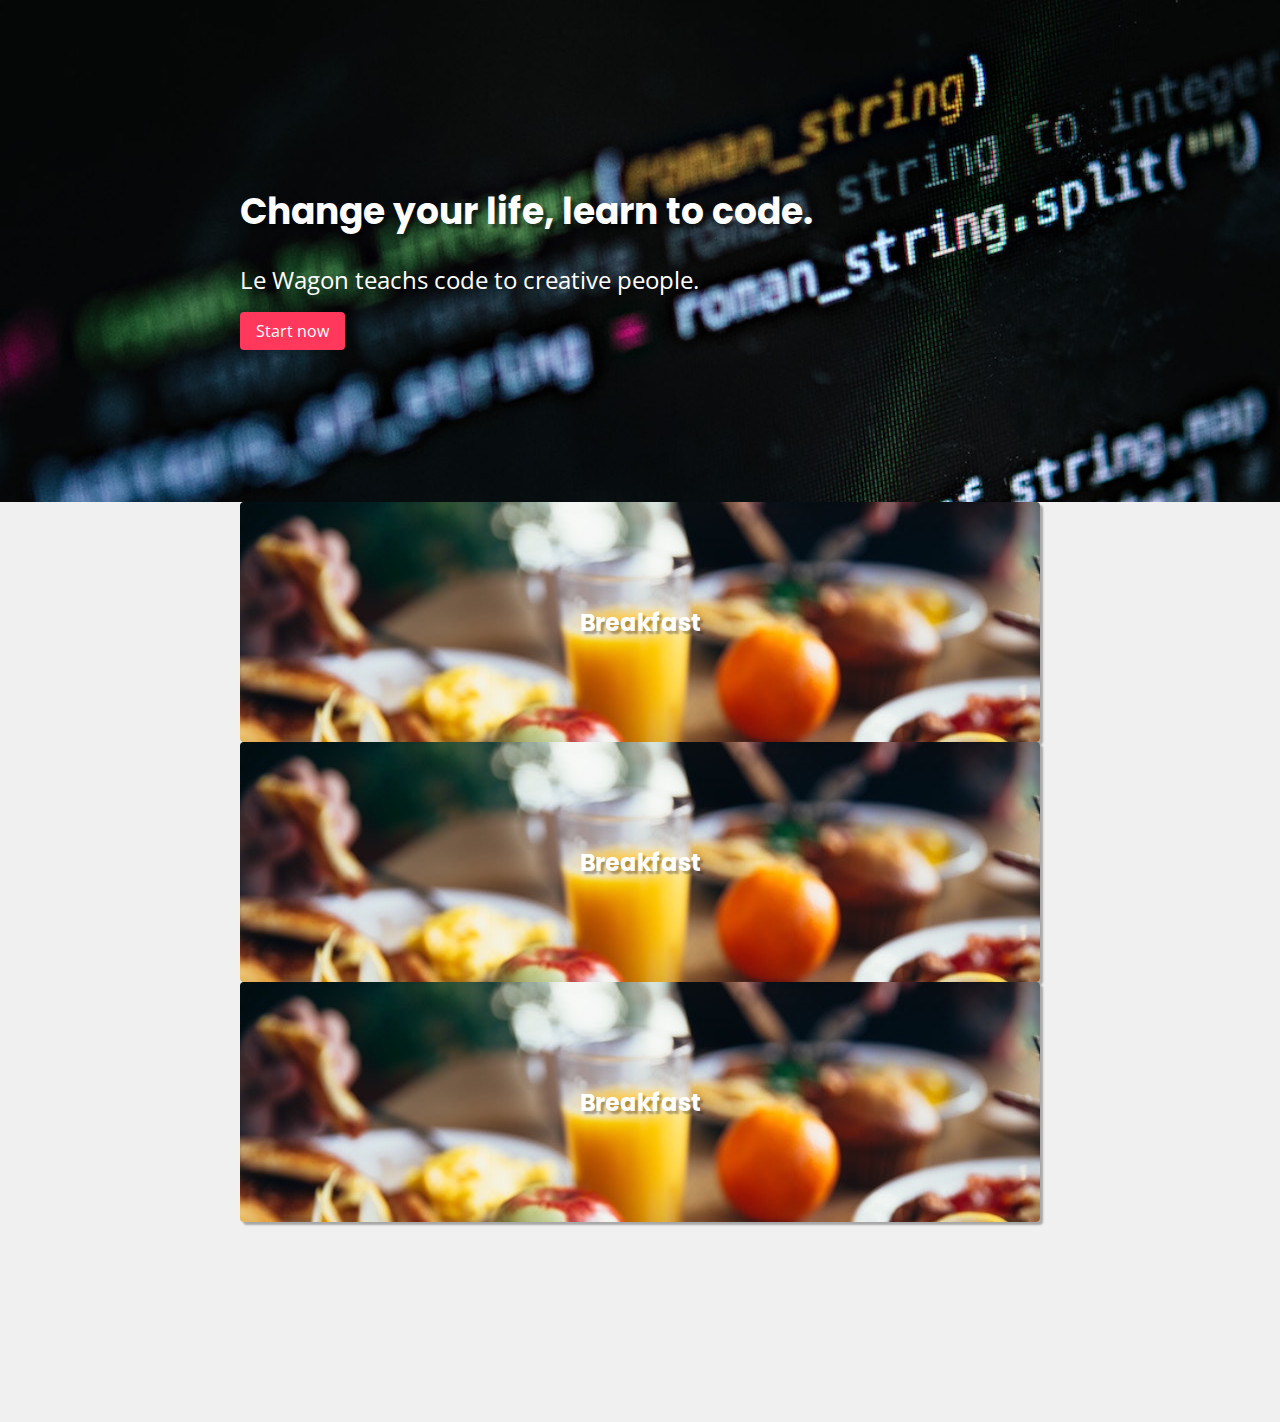
<file: index.html>
<html>
  <head>
    <meta charset="utf-8">
    <title>Combine your components</title>

    <link rel="stylesheet" href="css/style.css">
  </head>

  <body>

    <!-- TODO: Use your components to create a simple landing page -->
    <div class="banner" style="background-image: url(images/background.jpg)">
      <div class="container">
        <h1>Change your life, learn to code.</h1>
        <p>Le Wagon teachs code to creative people.</p>
        <a href="#" class="btn-airbnb">Start now</a>
      </div>
    </div>


    <div class="container">
      <div class="card-category" style="background-image: url(images/breakfast.jpg)">
        <h2>Breakfast</h2>
      </div>
     <div class="card-category" style="background-image: url(images/breakfast.jpg)">
       <h2>Breakfast</h2>
     </div>
     <div class="card-category" style="background-image: url(images/breakfast.jpg)">
       <h2>Breakfast</h2>
     </div>
    </div>

  </body>

</html>
</file>
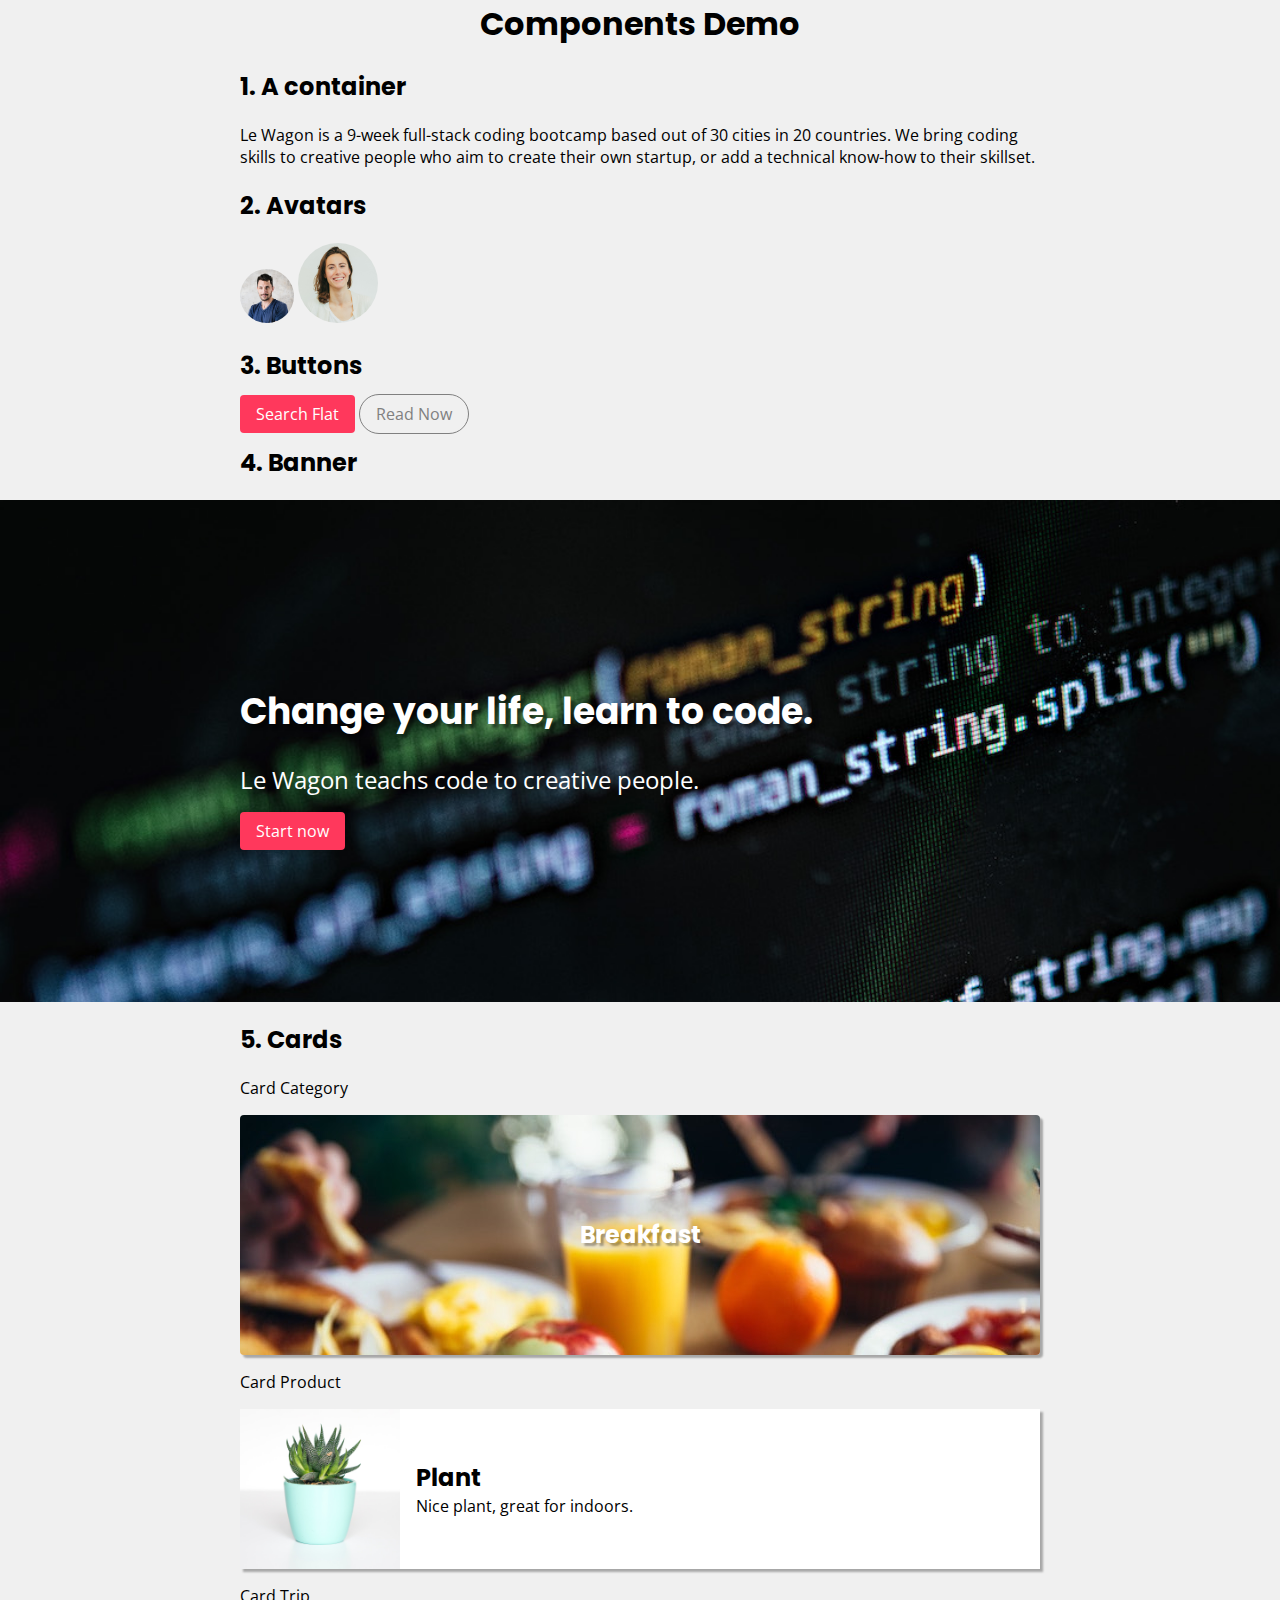
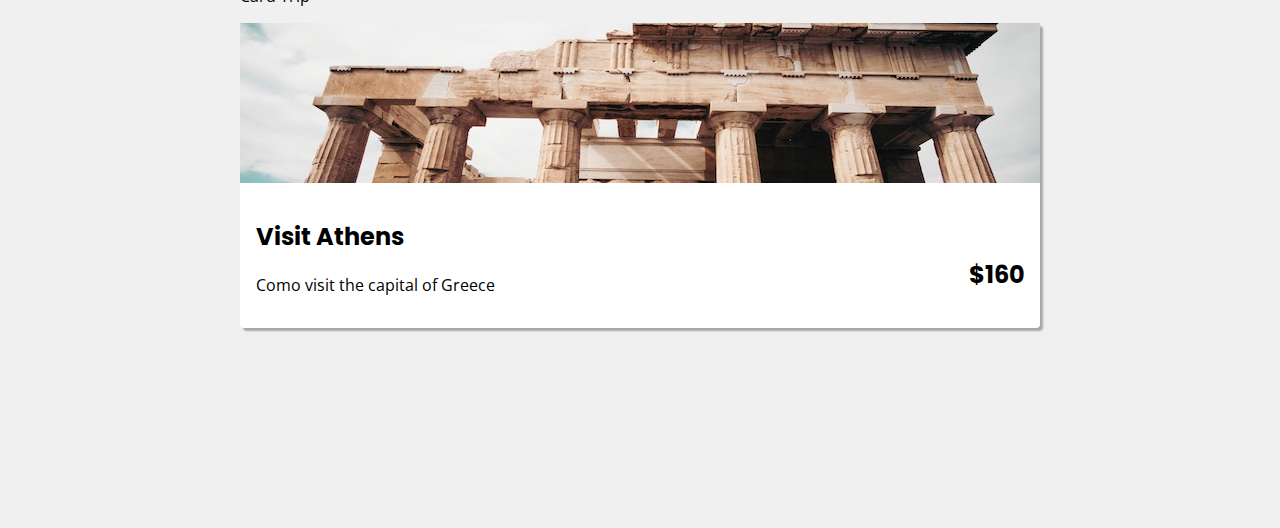
<file: components.html>
<html>
  <head>
    <meta charset="utf-8">
    <title>Components demo</title>

    <link rel="stylesheet" href="css/style.css">
  </head>

  <body>
      <h1 class="text-center">Components Demo</h1>

      <!-- TODO: live-code your components -->
      <div class="container">
        <h2>1. A container</h2>
        <p>Le Wagon is a 9-week full-stack coding bootcamp based out of 30 cities in 20 countries. We bring coding skills to creative people who aim to create their own startup, or add a technical know-how to their skillset.</p>

        <h2>2. Avatars</h2>
        <img src="images/kevin.jpg" alt="" class="avatar">
        <img src="images/alice.jpg" alt="" class="avatar-lg">

        <h2>3. Buttons</h2>
        <a href="#" class="btn-airbnb">Search Flat</a>
        <a href="#" class="btn-medium">Read Now</a>

        <h2>4. Banner</h2>
     </div>

     <div class="banner" style="background-image: url(images/background.jpg)">
       <div class="container">
         <h1>Change your life, learn to code.</h1>
         <p>Le Wagon teachs code to creative people.</p>
         <a href="#" class="btn-airbnb">Start now</a>
       </div>
     </div>



     <div class="container">
       <h2>5. Cards</h2>
       <p>Card Category</p>
       <div class="card-category" style="background-image: url(images/breakfast.jpg)">
         <h2>Breakfast</h2>
       </div>

       <p>Card Product</p>
       <div class="card-product">
         <img src="images/plant.jpg" alt="">
         <div>
           <h2>Plant</h2>
           <p>Nice plant, great for indoors.</p>
         </div>
       </div>

       <p>Card Trip</p>
       <div class="card-trip">
         <img src="images/athens.jpg" alt="">

         <div class="card-trip-footer">
           <div>
             <h2>Visit Athens</h2>
             <p>Como visit the capital of Greece</p>
           </div>

           <h2>$160</h2>
         </div>



       </div>

     </div>

  </body>
</html>
</file>
<file: css/style.css>
/* --- Google Fonts --- */
@import url("http://fonts.googleapis.com/css?family=Open+Sans:400,300,700|Poppins:400,700");

/* --- Components design --- */
@import url("components/container.css");
@import url("components/avatar.css");
@import url("components/button.css");
@import url("components/banner.css");
@import url("components/card.css");
/* TODO: import new components */

/* --- Fonts & colors --- */
body {
  font-family: "Open Sans", "Helvetica", "sans-serif";
  padding-bottom: 200px;
  margin: 0;
  background-color: rgb(240,240,240);
}
h1, h2, h3 {
  font-family: "Poppins", "sans-serif";
}

.text-center {
  text-align: center;
}
</file>
